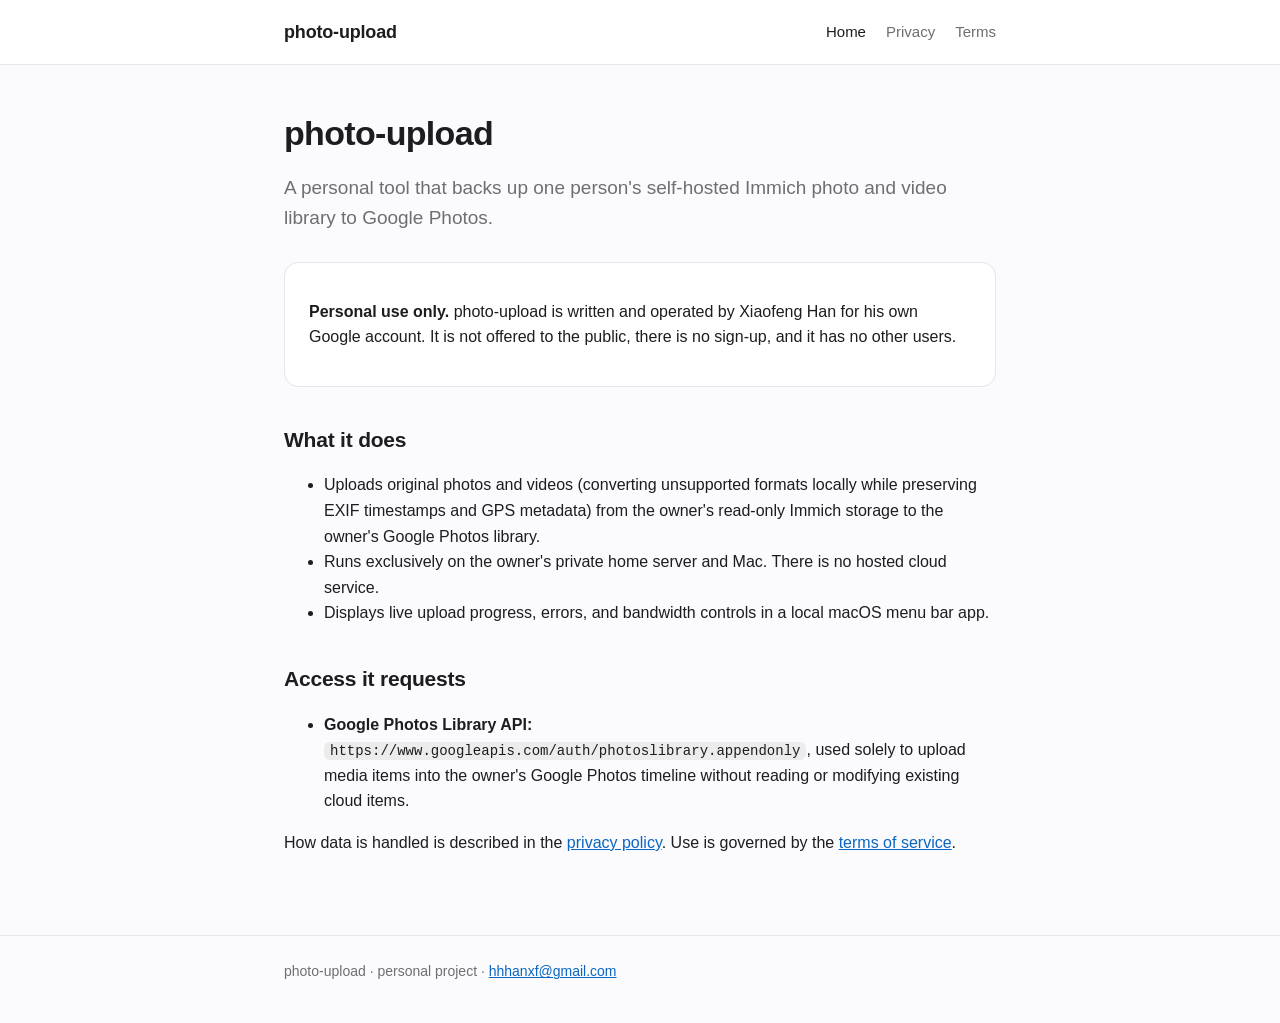
<file: index.html>
<!doctype html>
<html lang="en">
<head>
<meta charset="utf-8">
<meta name="viewport" content="width=device-width, initial-scale=1">
<title>photo-upload</title>
<meta name="description" content="photo-upload is a personal tool that backs up one person's self-hosted Immich photo library to Google Photos.">
<link rel="stylesheet" href="style.css">
</head>
<body>
<header><div class="wrap">
  <a class="brand" href="./">photo-upload</a>
  <nav><a href="./" aria-current="page">Home</a><a href="privacy.html">Privacy</a><a href="terms.html">Terms</a></nav>
</div></header>
<main><div class="wrap">
  <h1>photo-upload</h1>
  <p class="lead">A personal tool that backs up one person's self-hosted Immich photo and video library to Google Photos.</p>

  <div class="card">
    <p><strong>Personal use only.</strong> photo-upload is written and operated by Xiaofeng Han for his own Google account. It is not offered to the public, there is no sign-up, and it has no other users.</p>
  </div>

  <h2>What it does</h2>
  <ul>
    <li>Uploads original photos and videos (converting unsupported formats locally while preserving EXIF timestamps and GPS metadata) from the owner's read-only Immich storage to the owner's Google Photos library.</li>
    <li>Runs exclusively on the owner's private home server and Mac. There is no hosted cloud service.</li>
    <li>Displays live upload progress, errors, and bandwidth controls in a local macOS menu bar app.</li>
  </ul>

  <h2>Access it requests</h2>
  <ul>
    <li><strong>Google Photos Library API:</strong> <code>https://www.googleapis.com/auth/photoslibrary.appendonly</code>, used solely to upload media items into the owner's Google Photos timeline without reading or modifying existing cloud items.</li>
  </ul>
  <p>How data is handled is described in the <a href="privacy.html">privacy policy</a>. Use is governed by the <a href="terms.html">terms of service</a>.</p>
</div></main>
<footer><div class="wrap">photo-upload · personal project · <a href="mailto:hhhanxf@gmail.com">hhhanxf@gmail.com</a></div></footer>
</body>
</html>
</file>
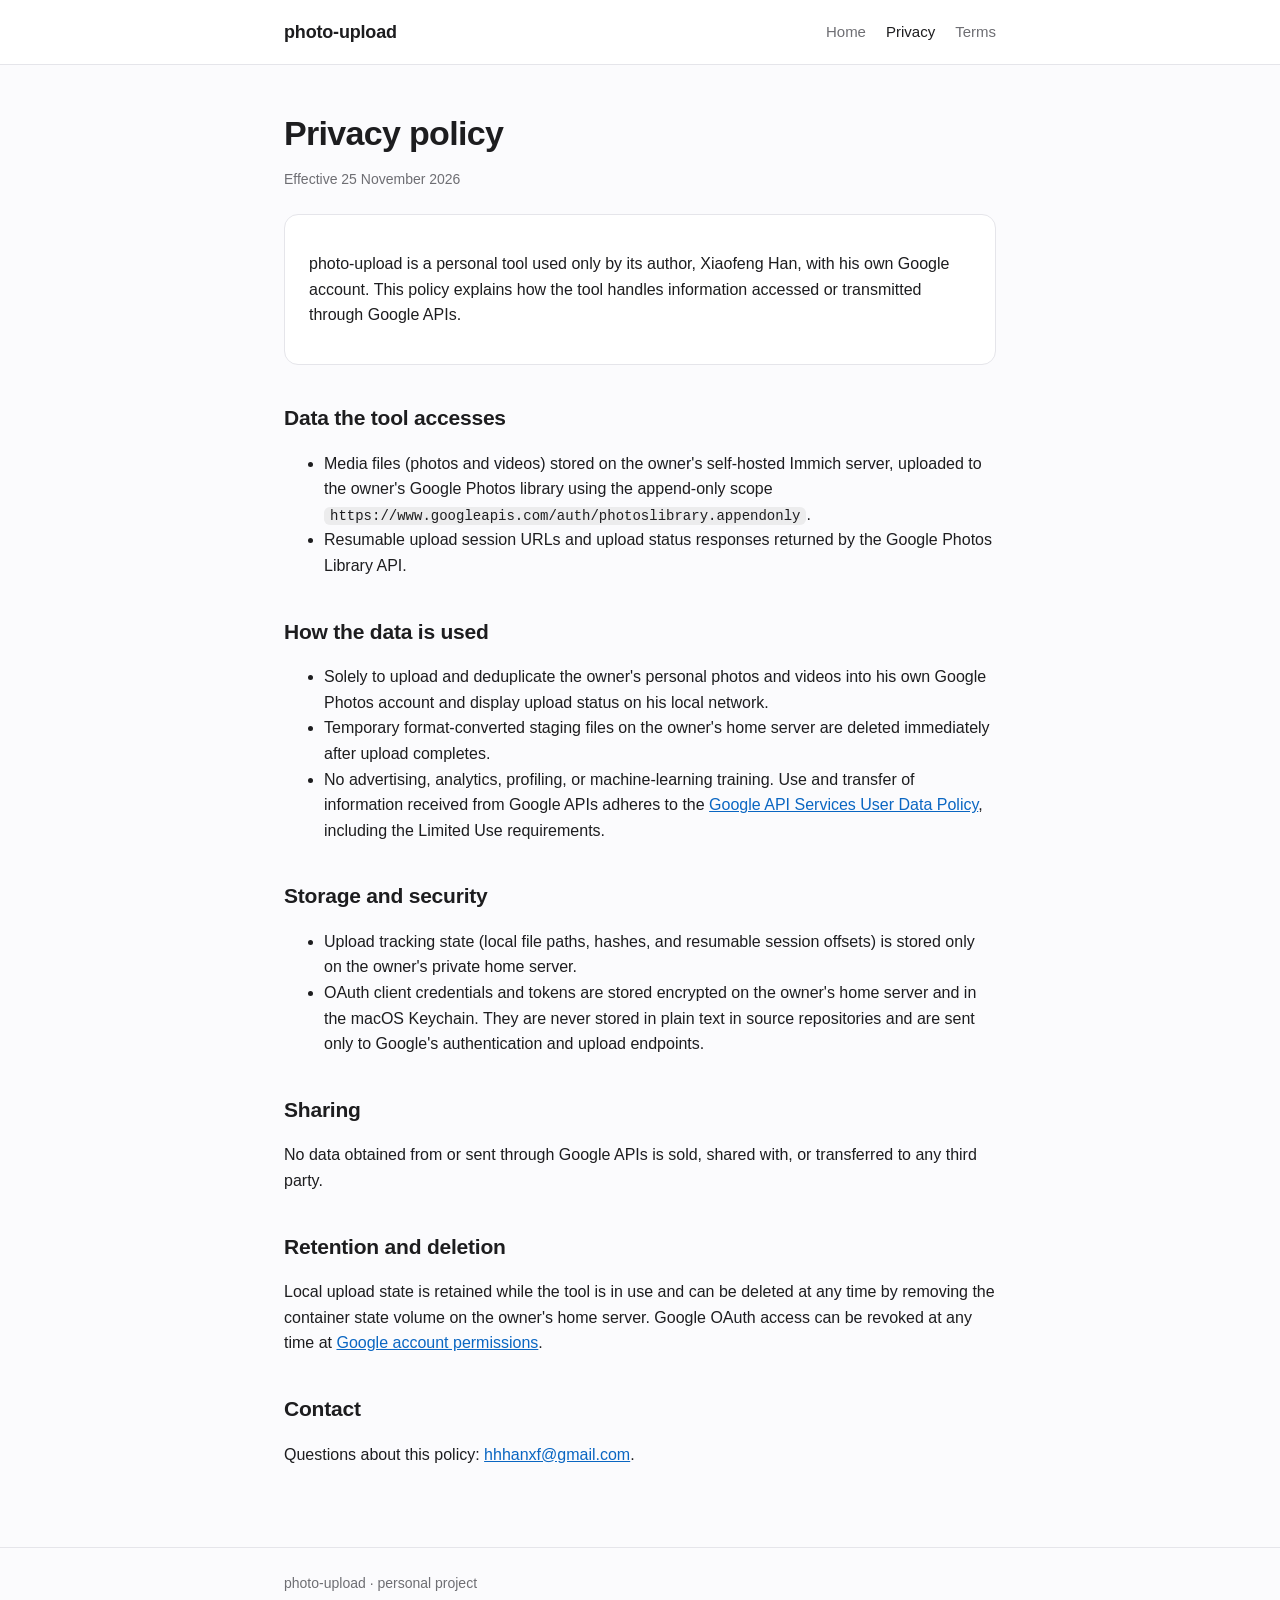
<file: privacy.html>
<!doctype html>
<html lang="en">
<head>
<meta charset="utf-8">
<meta name="viewport" content="width=device-width, initial-scale=1">
<title>Privacy policy · photo-upload</title>
<link rel="stylesheet" href="style.css">
</head>
<body>
<header><div class="wrap">
  <a class="brand" href="./">photo-upload</a>
  <nav><a href="./">Home</a><a href="privacy.html" aria-current="page">Privacy</a><a href="terms.html">Terms</a></nav>
</div></header>
<main><div class="wrap">
  <h1>Privacy policy</h1>
  <p class="meta">Effective 25 November 2026</p>

  <div class="card">
    <p>photo-upload is a personal tool used only by its author, Xiaofeng Han, with his own Google account. This policy explains how the tool handles information accessed or transmitted through Google APIs.</p>
  </div>

  <h2>Data the tool accesses</h2>
  <ul>
    <li>Media files (photos and videos) stored on the owner's self-hosted Immich server, uploaded to the owner's Google Photos library using the append-only scope <code>https://www.googleapis.com/auth/photoslibrary.appendonly</code>.</li>
    <li>Resumable upload session URLs and upload status responses returned by the Google Photos Library API.</li>
  </ul>

  <h2>How the data is used</h2>
  <ul>
    <li>Solely to upload and deduplicate the owner's personal photos and videos into his own Google Photos account and display upload status on his local network.</li>
    <li>Temporary format-converted staging files on the owner's home server are deleted immediately after upload completes.</li>
    <li>No advertising, analytics, profiling, or machine-learning training. Use and transfer of information received from Google APIs adheres to the <a href="https://developers.google.com/terms/api-services-user-data-policy">Google API Services User Data Policy</a>, including the Limited Use requirements.</li>
  </ul>

  <h2>Storage and security</h2>
  <ul>
    <li>Upload tracking state (local file paths, hashes, and resumable session offsets) is stored only on the owner's private home server.</li>
    <li>OAuth client credentials and tokens are stored encrypted on the owner's home server and in the macOS Keychain. They are never stored in plain text in source repositories and are sent only to Google's authentication and upload endpoints.</li>
  </ul>

  <h2>Sharing</h2>
  <p>No data obtained from or sent through Google APIs is sold, shared with, or transferred to any third party.</p>

  <h2>Retention and deletion</h2>
  <p>Local upload state is retained while the tool is in use and can be deleted at any time by removing the container state volume on the owner's home server. Google OAuth access can be revoked at any time at <a href="https://myaccount.google.com/permissions">Google account permissions</a>.</p>

  <h2>Contact</h2>
  <p>Questions about this policy: <a href="mailto:hhhanxf@gmail.com">hhhanxf@gmail.com</a>.</p>
</div></main>
<footer><div class="wrap">photo-upload · personal project</div></footer>
</body>
</html>
</file>
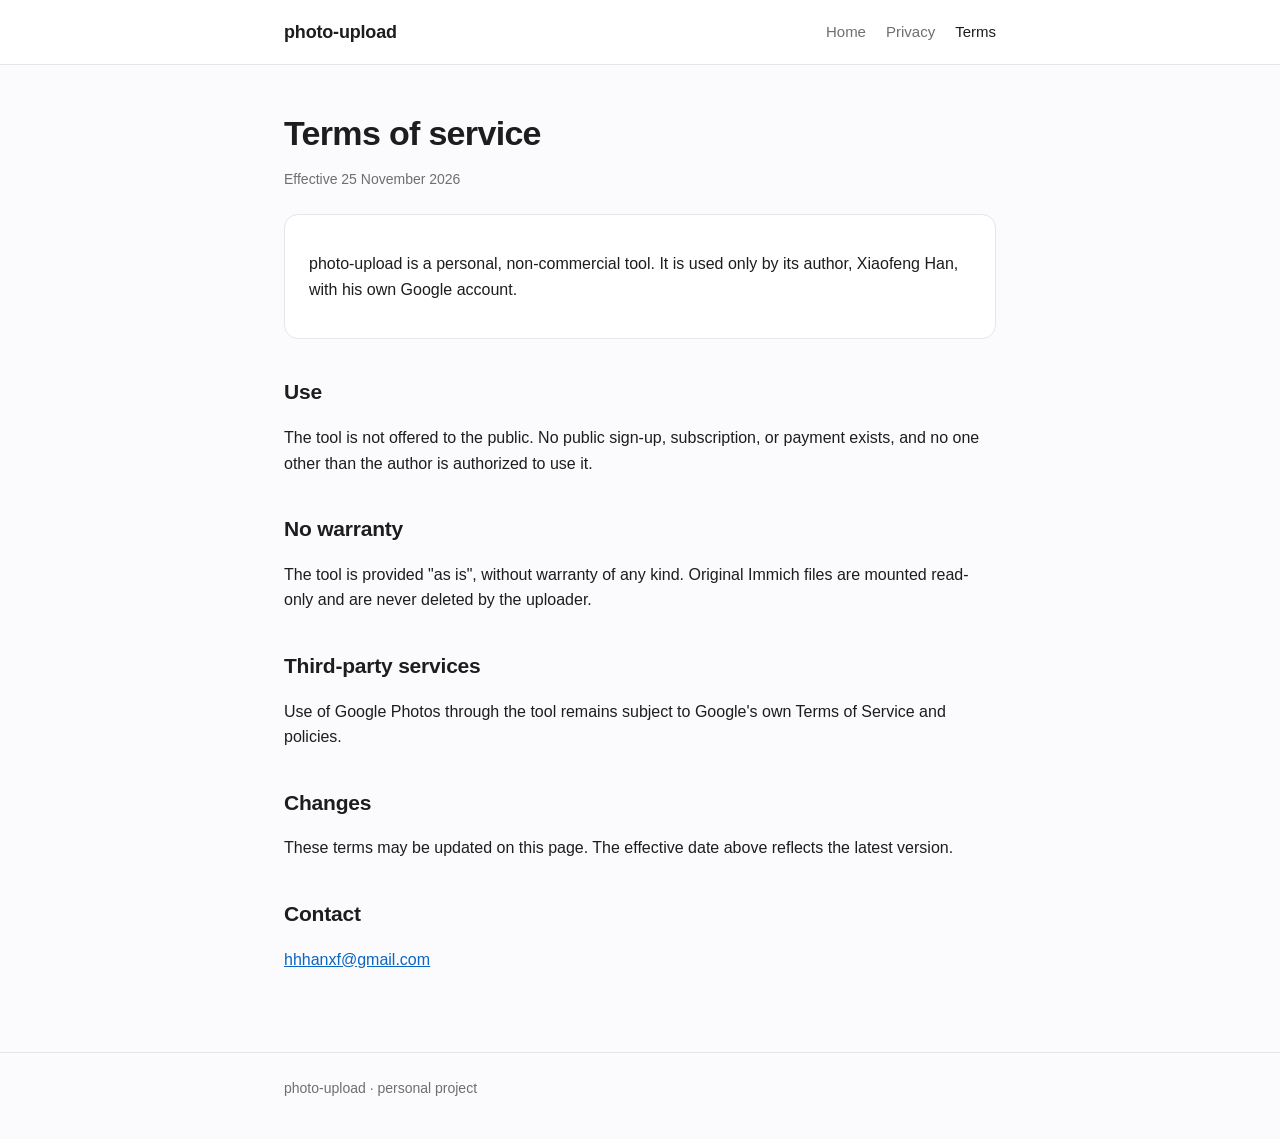
<file: terms.html>
<!doctype html>
<html lang="en">
<head>
<meta charset="utf-8">
<meta name="viewport" content="width=device-width, initial-scale=1">
<title>Terms of service · photo-upload</title>
<link rel="stylesheet" href="style.css">
</head>
<body>
<header><div class="wrap">
  <a class="brand" href="./">photo-upload</a>
  <nav><a href="./">Home</a><a href="privacy.html">Privacy</a><a href="terms.html" aria-current="page">Terms</a></nav>
</div></header>
<main><div class="wrap">
  <h1>Terms of service</h1>
  <p class="meta">Effective 25 November 2026</p>

  <div class="card">
    <p>photo-upload is a personal, non-commercial tool. It is used only by its author, Xiaofeng Han, with his own Google account.</p>
  </div>

  <h2>Use</h2>
  <p>The tool is not offered to the public. No public sign-up, subscription, or payment exists, and no one other than the author is authorized to use it.</p>

  <h2>No warranty</h2>
  <p>The tool is provided "as is", without warranty of any kind. Original Immich files are mounted read-only and are never deleted by the uploader.</p>

  <h2>Third-party services</h2>
  <p>Use of Google Photos through the tool remains subject to Google's own Terms of Service and policies.</p>

  <h2>Changes</h2>
  <p>These terms may be updated on this page. The effective date above reflects the latest version.</p>

  <h2>Contact</h2>
  <p><a href="mailto:hhhanxf@gmail.com">hhhanxf@gmail.com</a></p>
</div></main>
<footer><div class="wrap">photo-upload · personal project</div></footer>
</body>
</html>
</file>
<file: style.css>
:root { color-scheme: light dark; --fg:#1d1d1f; --muted:#6e6e73; --bg:#fbfbfd; --card:#ffffff; --line:#e5e5ea; --accent:#0a66c2; }
@media (prefers-color-scheme: dark) { :root { --fg:#f5f5f7; --muted:#a1a1a6; --bg:#111113; --card:#1c1c1e; --line:#2c2c2e; --accent:#4ea1ff; } }
* { box-sizing: border-box; }
body { margin:0; font: 16px/1.6 -apple-system, BlinkMacSystemFont, "Segoe UI", Roboto, "Helvetica Neue", Arial, sans-serif; color:var(--fg); background:var(--bg); }
header { border-bottom:1px solid var(--line); background:var(--card); }
.wrap { max-width: 760px; margin: 0 auto; padding: 0 24px; }
header .wrap { display:flex; align-items:center; justify-content:space-between; height:64px; }
.brand { font-weight:650; font-size:18px; letter-spacing:-0.01em; color:var(--fg); text-decoration:none; }
nav a { color:var(--muted); text-decoration:none; margin-left:20px; font-size:15px; }
nav a:hover, nav a[aria-current="page"] { color:var(--fg); }
main { padding: 48px 0 64px; }
h1 { font-size: 34px; line-height:1.2; letter-spacing:-0.02em; margin: 0 0 12px; }
h2 { font-size: 21px; margin: 36px 0 8px; letter-spacing:-0.01em; }
p, li { color: var(--fg); }
.lead { font-size: 19px; color: var(--muted); margin-bottom: 28px; }
.card { background:var(--card); border:1px solid var(--line); border-radius:14px; padding: 20px 24px; margin: 24px 0; }
.meta { color:var(--muted); font-size:14px; }
code { font: 14px ui-monospace, SFMono-Regular, Menlo, monospace; background: rgba(127,127,127,.12); padding: 1px 6px; border-radius: 6px; }
a { color: var(--accent); }
footer { border-top:1px solid var(--line); color:var(--muted); font-size:14px; padding: 24px 0 40px; }
</file>
